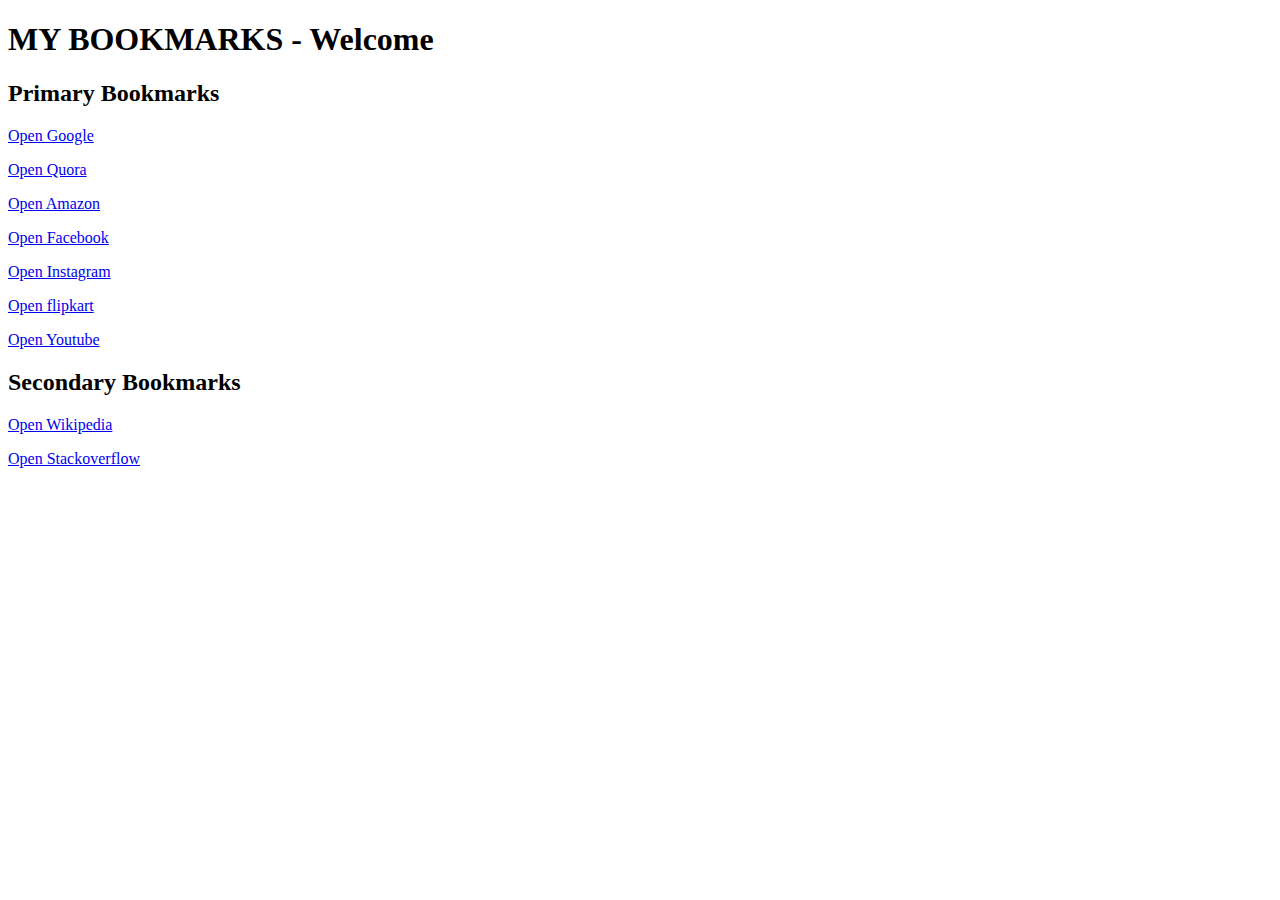
<file: bookmark project/index.html>
<!DOCTYPE html>
<html lang="en">  
<head>
    <meta charset="UTF-8">
    <meta name="viewport" content="width=device-width, initial-scale=1.0">
    <title>My Bookmarks - Welcome</title>
</head>
<body>
    <h1> MY BOOKMARKS - Welcome</h1>    
    <h2> Primary Bookmarks</h2> 
    <p>
        <a target="_blank" href="https://www.google.com">Open Google</a>
    </p>
    <p><a target="_blank" href="https://www.quora.com">Open Quora</a></p>
    <p><a target="_blank" href="https://www.amazon.com">Open Amazon</a></p>
    <p><a target="_blank" href="https://www.facebook.com">Open Facebook</a></p>
    <p><a target="_blank" href="https://www.instagram.com">Open Instagram</a></p>
    <p><a target="_blank" href="https://www.flipkart.com">Open flipkart</a></p>
    <p><a target="_blank" href="https://www.youtube.com">Open Youtube</a></p>


    <h2> Secondary Bookmarks</h2> 
      <p><a target="_blank" href="https://www.wikipedia.com">Open Wikipedia</a></p>
      <p><a target="_blank" href="https://www.stackoverflow.com">Open Stackoverflow</a></p>
</body>
</html>
</file>
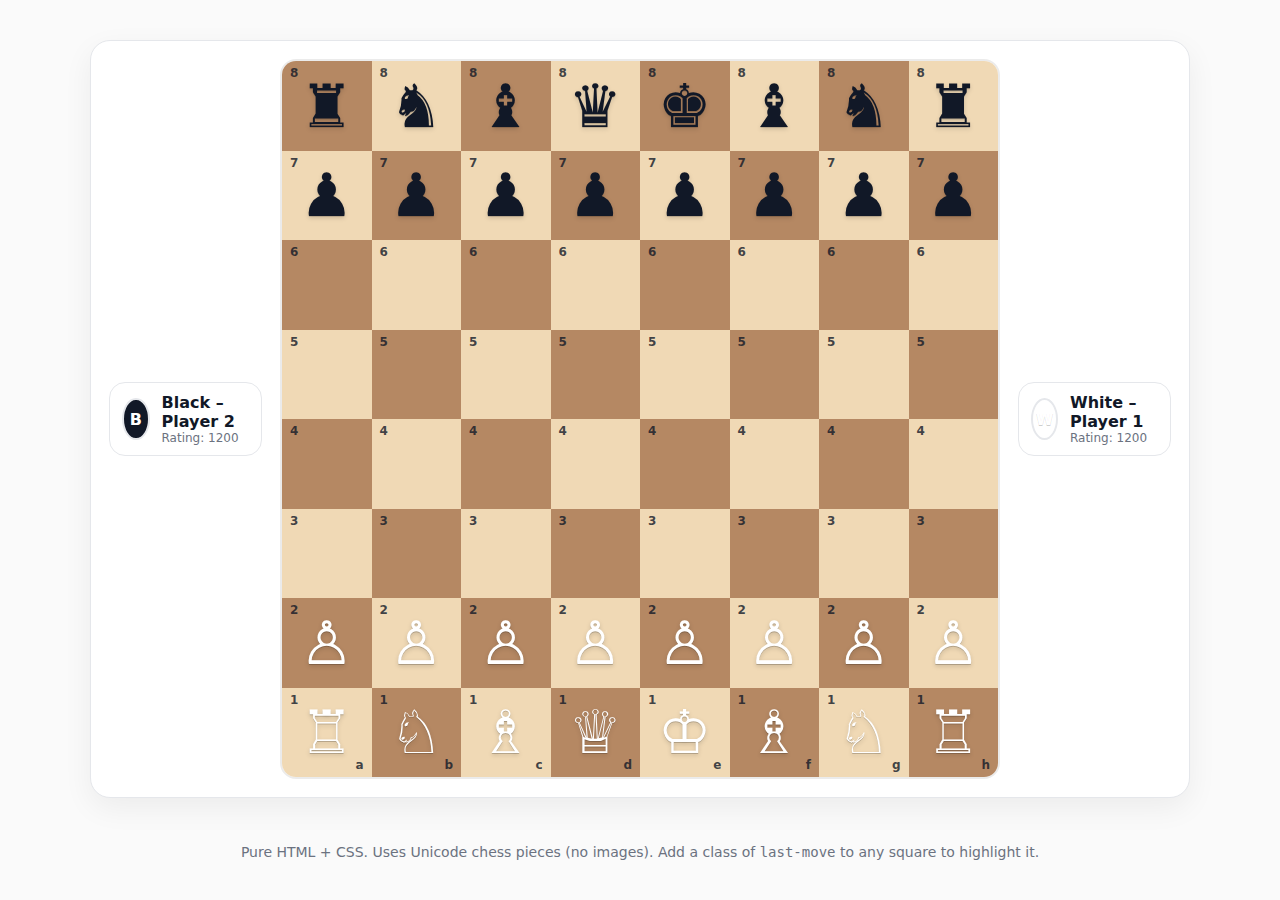
<file: seo and core web vitals in html/chessboard/index.html>
<!DOCTYPE html>
<html lang="en">
<head>
  <meta charset="UTF-8" />
  <meta name="viewport" content="width=device-width, initial-scale=1.0" />
  <title>Pure HTML + CSS Chess</title>
  <style>
    :root{
      --board-size: min(90vmin, 720px);
      --light: #f0d9b5;
      --dark: #b58863;
      --accent: #111827;
      --panel: #ffffff;
      --border: #e5e7eb;
    }
    *{box-sizing:border-box}
    body{
      margin:0; font-family: system-ui, -apple-system, Segoe UI, Roboto, Ubuntu, Cantarell, "Noto Sans", "Helvetica Neue", Arial, "Apple Color Emoji", "Segoe UI Emoji";
      background: #fafafa;
      color:#111827;
      display:grid; place-items:center; min-height:100svh; padding:24px;
    }

    .table{
      width:clamp(320px, 100%, 1100px);
      background:var(--panel);
      border:1px solid var(--border);
      border-radius:20px;
      box-shadow: 0 10px 30px rgba(0,0,0,.06);
      padding:18px;
      display:grid;
      grid-template-columns: 1fr auto 1fr;
      gap:18px;
      align-items:center;
    }

    .player{
      display:flex; align-items:center; gap:12px; padding:10px 12px; border:1px solid var(--border); border-radius:16px;
      background:#fff;
    }
    .avatar{width:42px; height:42px; border-radius:50%; display:grid; place-items:center; font-weight:700; border:2px solid var(--border)}
    .avatar.white{background:#fff}
    .avatar.black{background:#111827; color:#fff}
    .player .name{font-weight:600}
    .player .elo{color:#6b7280; font-size:12px}

    .board-wrap{ position:relative; }

    .board{
      width:var(--board-size); height:var(--board-size);
      display:grid; grid-template-columns: repeat(8, 1fr); grid-template-rows: repeat(8, 1fr);
      border-radius:16px; overflow:hidden; border:2px solid #00000014;
      user-select:none;
    }
    .square{ display:grid; place-items:center; font-size: calc(var(--board-size)/12); line-height:1; position:relative; }
    .square.light{ background:var(--light); }
    .square.dark{ background:var(--dark); }

    /* Rank numbers on left edge */
    .square:nth-child(n+1):nth-child(-n+8)::before{ content:"8"; }
    .square:nth-child(n+9):nth-child(-n+16)::before{ content:"7"; }
    .square:nth-child(n+17):nth-child(-n+24)::before{ content:"6"; }
    .square:nth-child(n+25):nth-child(-n+32)::before{ content:"5"; }
    .square:nth-child(n+33):nth-child(-n+40)::before{ content:"4"; }
    .square:nth-child(n+41):nth-child(-n+48)::before{ content:"3"; }
    .square:nth-child(n+49):nth-child(-n+56)::before{ content:"2"; }
    .square:nth-child(n+57):nth-child(-n+64)::before{ content:"1"; }
    .square::before{
      position:absolute; top:6px; left:8px; font-size:12px; color:#111827cc; font-weight:600;
    }
    /* File letters on bottom edge (a–h) */
    .square:nth-child(57)::after{content:"a"}
    .square:nth-child(58)::after{content:"b"}
    .square:nth-child(59)::after{content:"c"}
    .square:nth-child(60)::after{content:"d"}
    .square:nth-child(61)::after{content:"e"}
    .square:nth-child(62)::after{content:"f"}
    .square:nth-child(63)::after{content:"g"}
    .square:nth-child(64)::after{content:"h"}
    .square::after{ position:absolute; right:8px; bottom:6px; font-size:12px; color:#111827cc; font-weight:600; }

    /* Piece styling */
    .piece{ filter: drop-shadow(0 2px 2px rgba(0,0,0,.15)); }
    .white{ color:#fff; text-shadow:0 1px 0 #00000033; }
    .black{ color:#111827; text-shadow:0 1px 0 #00000022; }

    /* Optional helper: show last move squares */
    .last-move{ outline: 4px solid rgba(255, 221, 0, 0.55); outline-offset: -4px; }

    /* Responsive: stack players on small screens */
    @media (max-width: 880px){
      .table{ grid-template-columns: 1fr; justify-items:center; }
    }
  </style>
</head>
<body>
  <section class="table">
    <!-- Black on top (standard) -->
    <div class="player">
      <div class="avatar black">B</div>
      <div>
        <div class="name">Black – Player 2</div>
        <div class="elo">Rating: 1200</div>
      </div>
    </div>

    <div class="board-wrap">
      <div class="board" aria-label="Chessboard">
        <!-- Build squares from a8 to h1 so coordinates match chess notation -->
        <!-- Rank 8 -->
        <div class="square dark"><span class="piece black">♜</span></div>
        <div class="square light"><span class="piece black">♞</span></div>
        <div class="square dark"><span class="piece black">♝</span></div>
        <div class="square light"><span class="piece black">♛</span></div>
        <div class="square dark"><span class="piece black">♚</span></div>
        <div class="square light"><span class="piece black">♝</span></div>
        <div class="square dark"><span class="piece black">♞</span></div>
        <div class="square light"><span class="piece black">♜</span></div>
        <!-- Rank 7 -->
        <div class="square light"><span class="piece black">♟</span></div>
        <div class="square dark"><span class="piece black">♟</span></div>
        <div class="square light"><span class="piece black">♟</span></div>
        <div class="square dark"><span class="piece black">♟</span></div>
        <div class="square light"><span class="piece black">♟</span></div>
        <div class="square dark"><span class="piece black">♟</span></div>
        <div class="square light"><span class="piece black">♟</span></div>
        <div class="square dark"><span class="piece black">♟</span></div>
        <!-- Rank 6 -->
        <div class="square dark"></div>
        <div class="square light"></div>
        <div class="square dark"></div>
        <div class="square light"></div>
        <div class="square dark"></div>
        <div class="square light"></div>
        <div class="square dark"></div>
        <div class="square light"></div>
        <!-- Rank 5 -->
        <div class="square light"></div>
        <div class="square dark"></div>
        <div class="square light"></div>
        <div class="square dark"></div>
        <div class="square light"></div>
        <div class="square dark"></div>
        <div class="square light"></div>
        <div class="square dark"></div>
        <!-- Rank 4 -->
        <div class="square dark"></div>
        <div class="square light"></div>
        <div class="square dark"></div>
        <div class="square light"></div>
        <div class="square dark"></div>
        <div class="square light"></div>
        <div class="square dark"></div>
        <div class="square light"></div>
        <!-- Rank 3 -->
        <div class="square light"></div>
        <div class="square dark"></div>
        <div class="square light"></div>
        <div class="square dark"></div>
        <div class="square light"></div>
        <div class="square dark"></div>
        <div class="square light"></div>
        <div class="square dark"></div>
        <!-- Rank 2 -->
        <div class="square dark"><span class="piece white">♙</span></div>
        <div class="square light"><span class="piece white">♙</span></div>
        <div class="square dark"><span class="piece white">♙</span></div>
        <div class="square light"><span class="piece white">♙</span></div>
        <div class="square dark"><span class="piece white">♙</span></div>
        <div class="square light"><span class="piece white">♙</span></div>
        <div class="square dark"><span class="piece white">♙</span></div>
        <div class="square light"><span class="piece white">♙</span></div>
        <!-- Rank 1 -->
        <div class="square light"><span class="piece white">♖</span></div>
        <div class="square dark"><span class="piece white">♘</span></div>
        <div class="square light"><span class="piece white">♗</span></div>
        <div class="square dark"><span class="piece white">♕</span></div>
        <div class="square light"><span class="piece white">♔</span></div>
        <div class="square dark"><span class="piece white">♗</span></div>
        <div class="square light"><span class="piece white">♘</span></div>
        <div class="square dark"><span class="piece white">♖</span></div>
      </div>
    </div>

    <div class="player">
      <div class="avatar white">W</div>
      <div>
        <div class="name">White – Player 1</div>
        <div class="elo">Rating: 1200</div>
      </div>
    </div>
  </section>

  <!-- Tips panel -->
  <div style="max-width:1100px; margin-top:14px; color:#6b7280; font-size:14px; text-align:center;">
    Pure HTML + CSS. Uses Unicode chess pieces (no images). Add a class of <code>last-move</code> to any square to highlight it.
  </div>
</body>
</html>
</file>
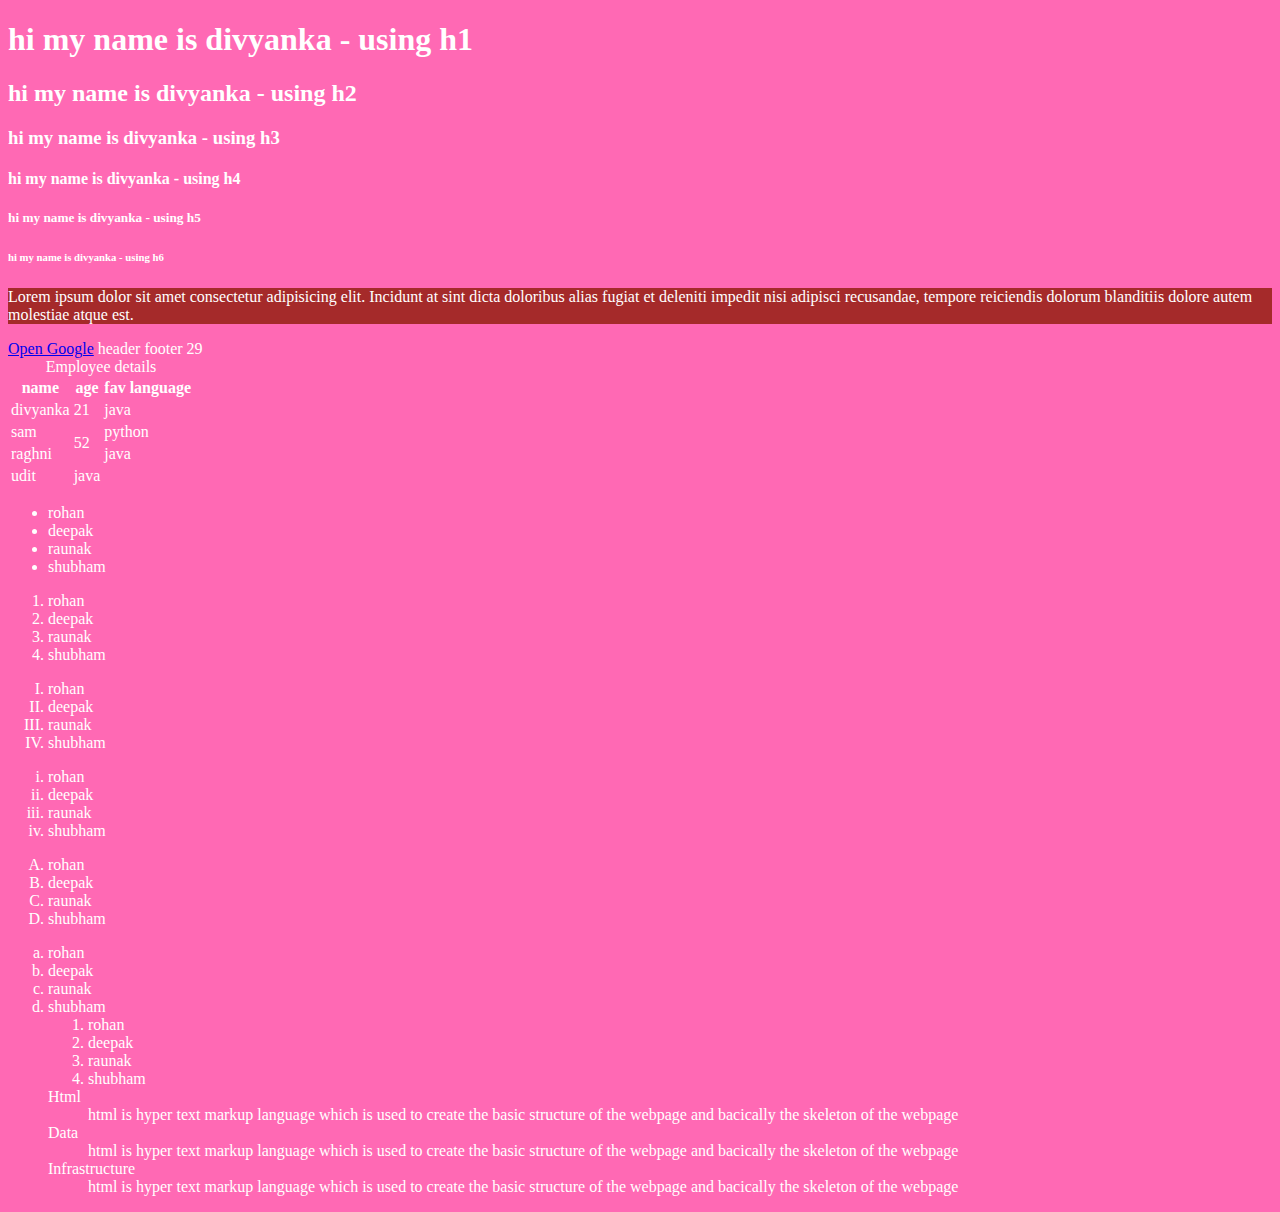
<file: index1.html>
<!DOCTYPE html>
<html lang="en">   <!-- this means that the webpage is in english-->
<head>             <!-- this section contains the meta data of the page-->
    <meta charset="UTF-8">
    <meta name="viewport" content="width=device-width, initial-scale=1.0">
    <title>divyanka's first website</title>       <!--this is the tag used for title of the web page , also describes the content of the page-->
    <link rel="stylesheet" href="style1.css">      <!-- used to link the css-->
</head>
<body>               <!-- this contains the main content of the website which is shown on the webpage-->
    <h1> hi my name is divyanka  - using h1</h1>  <!-- tells us about the heading of the webpage-->
    <h2> hi my name is divyanka  - using h2</h2>  
    <h3> hi my name is divyanka  - using h3</h3>
    <h4> hi my name is divyanka  - using h4</h4>
    <h5> hi my name is divyanka  - using h5</h5>
    <h6> hi my name is divyanka  - using h6</h6> <!--this the subheading , there are subheadings till h6 in html and the size decreases as we go from h1 to h6-->

    <p style="background-color: brown;"> Lorem ipsum dolor sit amet consectetur adipisicing elit. Incidunt at sint dicta doloribus alias fugiat et deleniti impedit nisi adipisci recusandae, tempore reiciendis dolorum blanditiis dolore autem molestiae atque est.</p> <!--this is the paragraph tag-->

    <a target="_blank" href="https://www.google.com">Open Google</a> <!--used to create links ,, with the help of target attribute we can open the link in new tab-->

    <script src="script1.js"></script>          <!-- used to link the javascript-->


    <table>  <!-- thi sis the table tag used to create tables-->
        <caption>Employee details</caption>  <!--this tags add the caption to the table or gives the heading to the table-->

         <thead>
            header
        </thead>

        <tfoot>
            footer
        </tfoot>
        <tr>    <!--this is the row tag-->
            <th>name</th>  <!--this is the header or the content of the row-->
            <th>age</th>  <!--table heading-->
            <th>fav language</th>
        </tr>
        <tr>
            <td>divyanka</td>  <!--this is the data under the heading-->
            <td>21</td>
            <td>java</td>
        </tr>
        <tr>
            <td>sam</td>
            <td rowspan="2">52</td>
            <td>python</td>
        </tr>
        <tr>
            <td colspan="2">raghni</td> <!--now this wil take the space of 2 column-->
            <!--<td>25</td>-->  
            <td>java</td>
        </tr>
        <tr>
            <td>udit</td>
            <tdr>29</td>
            <td>java</td>
        </tr>
    </table>


    <ul>     <!-- this is a unordered list-->
        <li>rohan</li>
        <li>deepak</li>
        <li>raunak</li>
        <li>shubham</li>
    </ul>
    
    <ol>  <!--this is a ordered list-->
        <li>rohan</li>
        <li>deepak</li>
        <li>raunak</li>
        <li>shubham</li>
    </ol>
    
    <ol type="I">   <!--we will get roman  numbers in capital-->
        <li>rohan</li>
        <li>deepak</li>
        <li>raunak</li>
        <li>shubham</li>
    </ol>
    <ol type="i">  <!--we will get roman  numbers in small-->
        <li>rohan</li>
        <li>deepak</li>
        <li>raunak</li>
        <li>shubham</li>
    </ol>
    <ol type="A">   <!--we will get alphabets in  capital-->       
        <li>rohan</li>
        <li>deepak</li>
        <li>raunak</li>
        <li>shubham</li>
    </ol>
    <ol type="a">  <!--we will get alphabets in small -->
        <li>rohan</li>
        <li>deepak</li>
        <li>raunak</li>
        <li>shubham</li>
    <ol type="1">  <!-- we will get numbers,and this by default-->
        <li>rohan</li>
        <li>deepak</li>
        <li>raunak</li>
        <li>shubham</li>
    </ol>

     <dl>  <!--this is the defination list which is bascically used to define the following-->
        <dt>Html</dt>  <!--this gives the name of the word which has to be defined-->
        <dd>html is hyper text markup language which is used to create the basic structure of the webpage and bacically the skeleton of the webpage</dd> <!--the data in the defination-->
        <dt>Data</dt>
        <dd>html is hyper text markup language which is used to create the basic structure of the webpage and bacically the skeleton of the webpage</dd>
        <dt>Infrastructure</dt>
        <dd>html is hyper text markup language which is used to create the basic structure of the webpage and bacically the skeleton of the webpage</dd>
    </dl>
    
   
</body>
</html>
</file>
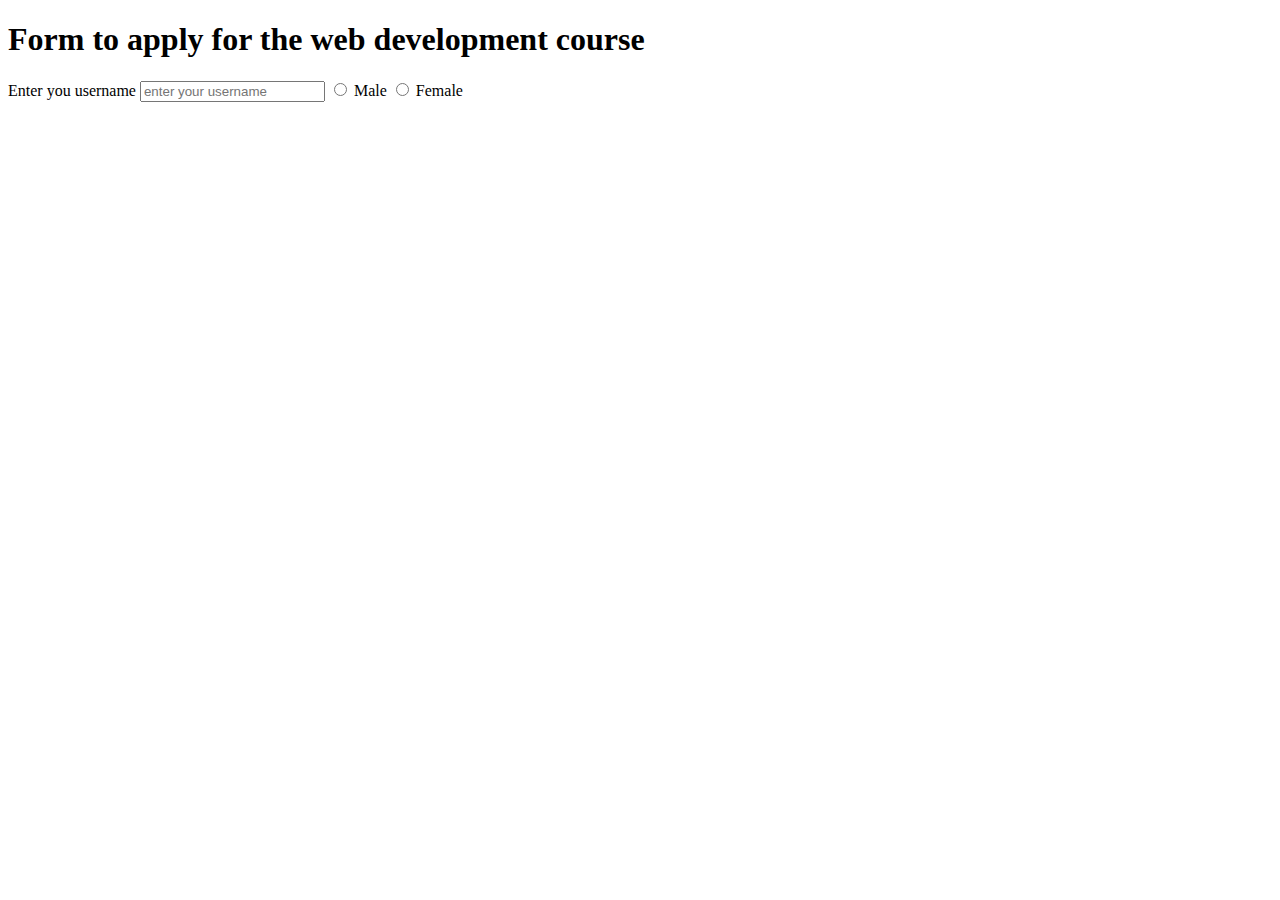
<file: forms and input tags in html/index4.html>
<!DOCTYPE html>
<html lang="en">
<head>
    <meta charset="UTF-8">
    <meta name="viewport" content="width=device-width, initial-scale=1.0">
    <title>forms-lets learn it</title>
</head>
<body>
    <h1>Form to apply for the web development course</h1>
    <form action="post">
        <label for="username">Enter you username</label>
        <input type="text" id="username" name="username" placeholder="enter your username">
        <input type="radio" id="male" name="gender" value="male">
<label for="male">Male</label>
<input type="radio" id="female" name="gender" value="female"> 
<label for="female">Female</label>       
    </form>
    
</body>
</html>

<!--html form tag is used to fill information

in the form tag the post request is used when we have to give detailed information and post something in detail

and the get request is a simple request which is used when we have inform somthing to the server

input tag is used inside  a form to tell that what what data we want to add in the form
-->
</file>
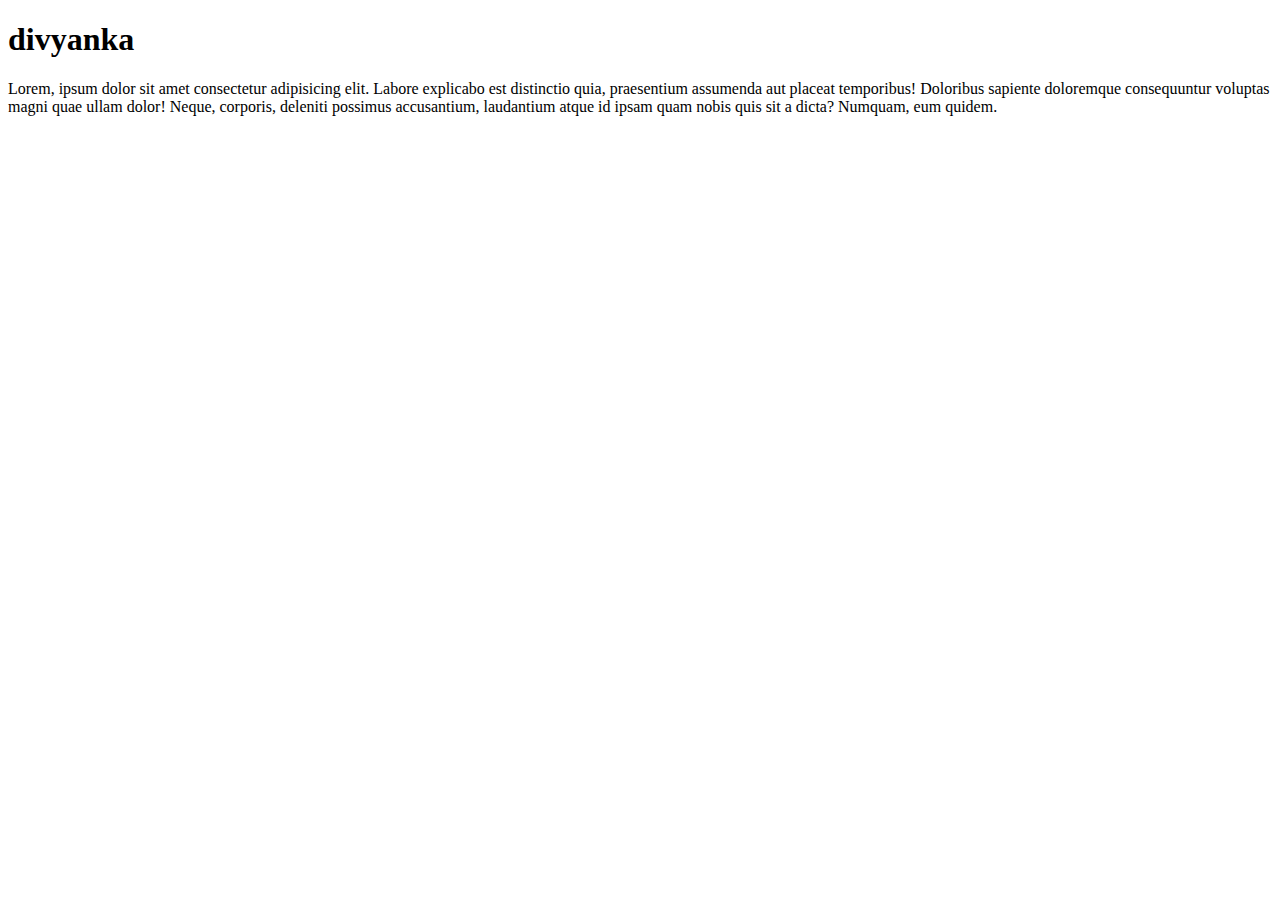
<file: seo and core web vitals in html/index3.html>
<!DOCTYPE html>
<html lang="en">
<head>
    <meta charset="UTF-8">
    <meta name="viewport" content="width=device-width, initial-scale=1.0">
    <meta name="description" content="this is a page which contains description about divyanka"> <!--this tag is basically used to add description about the website-->
    <title>About divyanka</title>
</head>    
<body>
    <h1>divyanka</h1>
    <p>Lorem, ipsum dolor sit amet consectetur adipisicing elit. Labore explicabo est distinctio quia, praesentium assumenda aut placeat temporibus! Doloribus sapiente doloremque consequuntur voluptas magni quae ullam dolor! Neque, corporis, deleniti possimus accusantium, laudantium atque id ipsam quam nobis quis sit a dicta? Numquam, eum quidem.</p>
    
</body>
</html>

<!--SEO: search engine optimization

LCP largest contentful page which means that in how mch time the largest content of the website is loaded,according to google a good LCP of a webpage should be 2.5 sec,means the largest content of the website should be loaded in 2.5 sec

FID first input delay ,like for example a user clicks on a specific button then in how much time the input gets proccesed , and a good fid score is 100 milliseconds  

these are the three main core web vitals which are important

lighthouse feature creates and gives you a report that what are the features and keypoints that can be developed in  your html webpage-->
</file>
<file: style1.css>
body{
    background-color: hotpink; 
    color: white;
}
</file>
